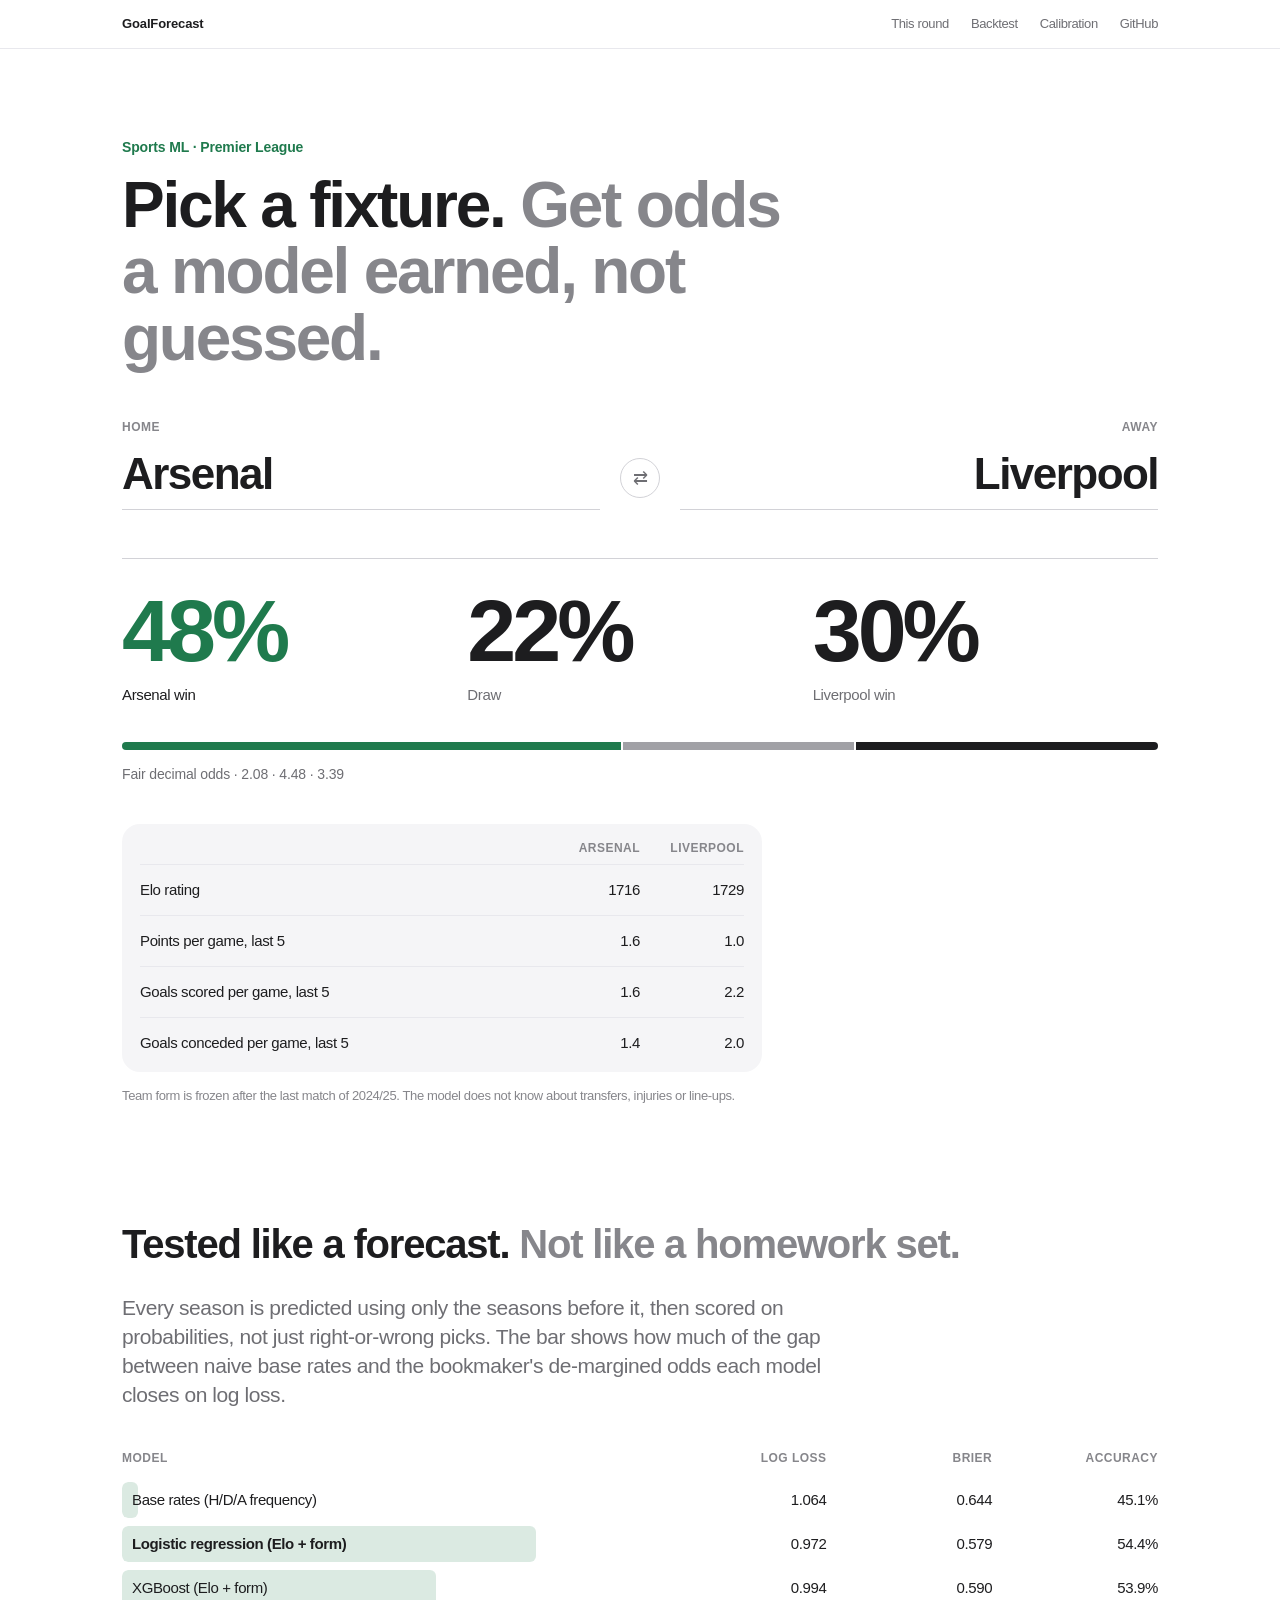
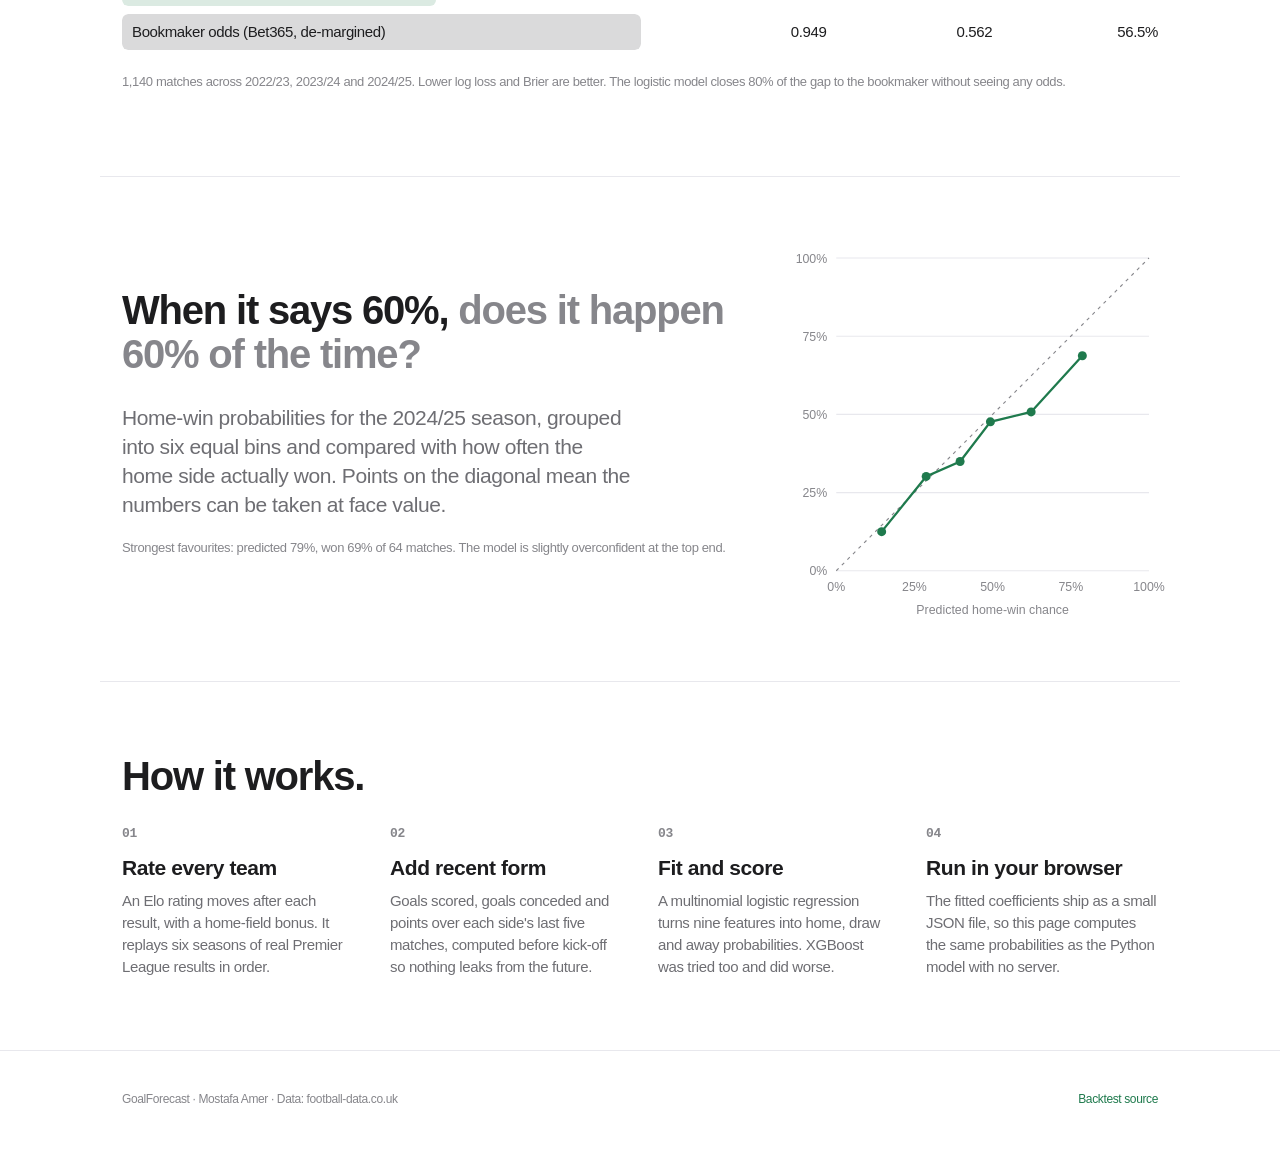
<file: site/about.html>
<!doctype html>
<html lang="en">
<head>
  <meta charset="utf-8" />
  <meta name="viewport" content="width=device-width, initial-scale=1" />
  <title>About · GoalForecast</title>
  <meta name="description" content="Pick any Premier League fixture and get home, draw and away probabilities from a model that was tested season by season against the bookmaker." />
  <link rel="stylesheet" href="quiet.css" />
  <link rel="stylesheet" href="app.css" />
</head>
<body>
  <nav class="q-nav">
    <div class="q-wrap">
      <a class="q-brand" href="/">GoalForecast</a>
      <div class="q-links">
        <a href="/">This round</a>
        <a href="#scoreboard">Backtest</a>
        <a href="#calibration">Calibration</a>
        <a href="https://github.com/mostafaamer1234/GoalForecast-ML_Score_Predictor">GitHub</a>
      </div>
    </div>
  </nav>

  <main>
    <header class="q-wrap q-hero">
      <p class="q-eyebrow">Sports ML · Premier League</p>
      <h1 class="q-title">Pick a fixture. <span class="q-muted">Get odds a model earned, not guessed.</span></h1>
    </header>

    <section class="q-wrap fixture" aria-label="Match predictor">
      <div class="picker">
        <label class="side">
          <span class="q-caps">Home</span>
          <select id="home" class="team"></select>
        </label>
        <button type="button" id="swap" class="swap" aria-label="Swap home and away">⇄</button>
        <label class="side away-side">
          <span class="q-caps">Away</span>
          <select id="away" class="team"></select>
        </label>
      </div>

      <div class="q-figures outcome">
        <div class="q-figure"><div class="q-num" id="p-h">–</div><div class="q-label" id="l-h">Home win</div></div>
        <div class="q-figure"><div class="q-num" id="p-d">–</div><div class="q-label">Draw</div></div>
        <div class="q-figure"><div class="q-num" id="p-a">–</div><div class="q-label" id="l-a">Away win</div></div>
      </div>
      <div class="split" aria-hidden="true"><i id="b-h"></i><i id="b-d"></i><i id="b-a"></i></div>
      <p class="q-small fair" id="fair"></p>

      <div class="q-list form">
        <div class="q-row head"><span></span><span class="q-caps" id="n-h">Home</span><span class="q-caps" id="n-a">Away</span></div>
        <div class="q-row"><label>Elo rating</label><span class="q-val" id="elo-h"></span><span class="q-val" id="elo-a"></span></div>
        <div class="q-row"><label>Points per game, last 5</label><span class="q-val" id="pts-h"></span><span class="q-val" id="pts-a"></span></div>
        <div class="q-row"><label>Goals scored per game, last 5</label><span class="q-val" id="gf-h"></span><span class="q-val" id="gf-a"></span></div>
        <div class="q-row"><label>Goals conceded per game, last 5</label><span class="q-val" id="ga-h"></span><span class="q-val" id="ga-a"></span></div>
      </div>
      <p class="q-note form-note">Team form is frozen after the last match of 2024/25. The model does not know about transfers, injuries or line-ups.</p>
    </section>

    <section class="q-wrap q-section" id="scoreboard">
      <h2 class="q-h2">Tested like a forecast. <span class="q-muted">Not like a homework set.</span></h2>
      <p class="q-lede lede-wide">Every season is predicted using only the seasons before it, then scored on probabilities, not just right-or-wrong picks. The bar shows how much of the gap between naive base rates and the bookmaker's de-margined odds each model closes on log loss.</p>
      <table class="q-ranked board">
        <thead><tr><th>Model</th><th>Log loss</th><th>Brier</th><th>Accuracy</th></tr></thead>
        <tbody id="board"></tbody>
      </table>
      <p class="q-note board-note" id="board-note"></p>
    </section>

    <section class="q-wrap q-section" id="calibration">
      <div class="calib">
        <div>
          <h2 class="q-h2">When it says 60%, <span class="q-muted">does it happen 60% of the time?</span></h2>
          <p class="q-lede">Home-win probabilities for the 2024/25 season, grouped into six equal bins and compared with how often the home side actually won. Points on the diagonal mean the numbers can be taken at face value.</p>
          <p class="q-note" id="calib-note"></p>
        </div>
        <svg id="calib-chart" viewBox="0 0 320 320" role="img" aria-label="Calibration chart of predicted versus actual home-win rate"></svg>
      </div>
    </section>

    <section class="q-wrap q-section">
      <h2 class="q-h2">How it works.</h2>
      <div class="q-steps">
        <div class="q-step"><h3 class="q-h3">Rate every team</h3><p>An Elo rating moves after each result, with a home-field bonus. It replays six seasons of real Premier League results in order.</p></div>
        <div class="q-step"><h3 class="q-h3">Add recent form</h3><p>Goals scored, goals conceded and points over each side's last five matches, computed before kick-off so nothing leaks from the future.</p></div>
        <div class="q-step"><h3 class="q-h3">Fit and score</h3><p>A multinomial logistic regression turns nine features into home, draw and away probabilities. XGBoost was tried too and did worse.</p></div>
        <div class="q-step"><h3 class="q-h3">Run in your browser</h3><p>The fitted coefficients ship as a small JSON file, so this page computes the same probabilities as the Python model with no server.</p></div>
      </div>
    </section>
  </main>

  <footer class="q-foot">
    <div class="q-wrap">
      <span>GoalForecast · Mostafa Amer · Data: football-data.co.uk</span>
      <a href="https://github.com/mostafaamer1234/GoalForecast-ML_Score_Predictor/tree/portfolio-upgrade/backtest">Backtest source</a>
    </div>
  </footer>

  <script src="about.js"></script>
</body>
</html>
</file>
<file: site/quiet.css>
/*
 * Quiet — a small, restrained design system shared by Mostafa Amer's project demos.
 *
 * Built from studying apple.com product/compare pages (near-black type on white, very large
 * tightly-tracked headlines, giant numerals as "hero data", hairline dividers, one blue accent,
 * pill buttons), Plausible (small-caps metric labels, ranked rows with a tinted bar behind them)
 * and Linear (two-tone headlines that continue in grey).
 *
 * Rules: one accent per page, no gradients or glows, no emoji, content is the hero.
 */

:root {
  --bg: #ffffff;
  --bg-alt: #f5f5f7;
  --ink: #1d1d1f;
  --ink-2: #6e6e73;
  --ink-3: #86868b;
  --hair: #d2d2d7;
  --hair-soft: #e8e8ed;
  --accent: #0071e3;
  --accent-ink: #ffffff;
  --seg-on: #ffffff;
  --good: #248a3d;
  --bad: #d70015;
  --radius: 18px;
  --radius-sm: 10px;
  --max: 1080px;
  --font: -apple-system, BlinkMacSystemFont, "SF Pro Text", "SF Pro Display", "Inter", "Helvetica Neue", Arial, sans-serif;
  --mono: "SF Mono", ui-monospace, Menlo, Consolas, monospace;
  color-scheme: light;
}

@media (prefers-color-scheme: dark) {
  :root:not([data-theme="light"]) {
    --bg: #000000;
    --bg-alt: #161617;
    --ink: #f5f5f7;
    --ink-2: #a1a1a6;
    --ink-3: #86868b;
    --hair: #38383a;
    --hair-soft: #2a2a2c;
    --accent: #2997ff;
    --seg-on: #48484a;
    color-scheme: dark;
  }
}

* { box-sizing: border-box; }
html { -webkit-text-size-adjust: 100%; }
body {
  margin: 0;
  background: var(--bg);
  color: var(--ink);
  font-family: var(--font);
  font-size: 17px;
  line-height: 1.47;
  letter-spacing: -0.022em;
  -webkit-font-smoothing: antialiased;
}
a { color: var(--accent); text-decoration: none; }
a:hover { text-decoration: underline; }

.q-wrap { max-width: var(--max); margin: 0 auto; padding: 0 22px; }

/* Global nav: thin, quiet, like apple.com */
.q-nav { position: sticky; top: 0; z-index: 10; background: color-mix(in srgb, var(--bg) 82%, transparent);
  backdrop-filter: saturate(180%) blur(20px); -webkit-backdrop-filter: saturate(180%) blur(20px);
  border-bottom: 1px solid var(--hair-soft); }
.q-nav .q-wrap { display: flex; align-items: center; justify-content: space-between; height: 48px; font-size: 13px; }
.q-nav .q-brand { color: var(--ink); font-weight: 600; letter-spacing: -0.01em; }
.q-nav .q-links { display: flex; gap: 22px; }
.q-nav .q-links a { color: var(--ink-2); }
.q-nav .q-links a:hover { color: var(--ink); text-decoration: none; }

/* Hero */
.q-hero { padding-top: 88px; padding-bottom: 40px; }
.q-eyebrow { font-size: 14px; font-weight: 600; color: var(--accent); letter-spacing: -0.01em; margin: 0 0 14px; }
.q-title { font-size: clamp(40px, 6vw, 64px); line-height: 1.04; font-weight: 600; letter-spacing: -0.035em; margin: 0; max-width: 19ch; }
.q-title .q-muted { color: var(--ink-3); }
.q-lede { font-size: 21px; line-height: 1.38; color: var(--ink-2); max-width: 40ch; margin: 22px 0 0; letter-spacing: -0.02em; }

/* Section rhythm */
.q-section { padding-top: 72px; padding-bottom: 72px; }
.q-section + .q-section { border-top: 1px solid var(--hair-soft); }
.q-h2 { font-size: 40px; line-height: 1.1; font-weight: 600; letter-spacing: -0.03em; margin: 0 0 28px; }
.q-h2 .q-muted { color: var(--ink-3); }
.q-h3 { font-size: 21px; font-weight: 600; letter-spacing: -0.02em; margin: 0 0 6px; }
.q-small { font-size: 14px; color: var(--ink-2); letter-spacing: -0.01em; }
.q-caps { font-size: 12px; font-weight: 600; text-transform: uppercase; letter-spacing: 0.04em; color: var(--ink-3); }

/* Hero data: giant numerals (apple.com compare "Summary") */
.q-figures { display: grid; grid-template-columns: repeat(auto-fit, minmax(180px, 1fr)); gap: 0; border-top: 1px solid var(--hair); }
.q-figure { padding: 28px 24px 8px 0; }
.q-figure .q-num { font-size: 56px; line-height: 1; font-weight: 600; letter-spacing: -0.045em; font-variant-numeric: tabular-nums; }
.q-figure .q-num small { font-size: 0.45em; letter-spacing: -0.02em; color: var(--ink-2); font-weight: 500; }
.q-figure .q-label { margin-top: 10px; font-size: 15px; color: var(--ink-2); line-height: 1.35; max-width: 24ch; }

/* Buttons and links */
.q-btn { display: inline-flex; align-items: center; gap: 6px; height: 36px; padding: 0 18px; border-radius: 980px; border: 0;
  background: var(--accent); color: var(--accent-ink); font: 500 15px/1 var(--font); letter-spacing: -0.01em; cursor: pointer; }
.q-btn:hover { filter: brightness(1.08); text-decoration: none; }
.q-btn:disabled { opacity: 0.4; cursor: default; }
.q-btn.q-ghost { background: transparent; color: var(--accent); box-shadow: inset 0 0 0 1px var(--accent); }
.q-more::after { content: " ›"; }

/* Segmented control (iOS/macOS) */
.q-seg { display: inline-flex; padding: 2px; background: var(--bg-alt); border-radius: 9px; gap: 2px; }
.q-seg button { border: 0; background: transparent; color: var(--ink); font: 500 13px/1 var(--font); padding: 7px 12px; border-radius: 7px; cursor: pointer; letter-spacing: -0.01em; }
.q-seg button[aria-pressed="true"] { background: var(--seg-on); box-shadow: 0 1px 2px rgba(0,0,0,.12), 0 0 0 .5px rgba(0,0,0,.06); }

/* Slider */
.q-range { -webkit-appearance: none; appearance: none; width: 100%; height: 4px; border-radius: 2px; background: var(--hair); outline: none; }
.q-range::-webkit-slider-thumb { -webkit-appearance: none; width: 22px; height: 22px; border-radius: 50%; background: #fff; box-shadow: 0 1px 4px rgba(0,0,0,.25), 0 0 0 .5px rgba(0,0,0,.08); cursor: pointer; }
.q-range::-moz-range-thumb { width: 22px; height: 22px; border-radius: 50%; background: #fff; border: 0; box-shadow: 0 1px 4px rgba(0,0,0,.25); }

/* Switch */
.q-switch { position: relative; width: 44px; height: 26px; flex: none; }
.q-switch input { opacity: 0; width: 0; height: 0; }
.q-switch span { position: absolute; inset: 0; background: var(--hair); border-radius: 13px; transition: background .2s; cursor: pointer; }
.q-switch span::after { content: ""; position: absolute; top: 2px; left: 2px; width: 22px; height: 22px; border-radius: 50%; background: #fff; box-shadow: 0 1px 3px rgba(0,0,0,.25); transition: transform .2s; }
.q-switch input:checked + span { background: var(--good); }
.q-switch input:checked + span::after { transform: translateX(18px); }

/* Settings list (grouped rows, like System Settings) */
.q-list { border-radius: var(--radius); background: var(--bg-alt); padding: 4px 18px; }
.q-row { display: flex; align-items: center; justify-content: space-between; gap: 16px; padding: 14px 0; }
.q-row + .q-row { border-top: 1px solid var(--hair-soft); }
.q-row label { font-size: 15px; }
.q-row .q-val { font-variant-numeric: tabular-nums; color: var(--ink-2); font-size: 15px; min-width: 3ch; text-align: right; }

/* Ranked rows with a tinted bar behind them (Plausible) */
.q-ranked { width: 100%; border-collapse: collapse; font-size: 15px; font-variant-numeric: tabular-nums; }
.q-ranked th { text-align: left; font-weight: 600; font-size: 12px; text-transform: uppercase; letter-spacing: .04em; color: var(--ink-3); padding: 0 0 10px; }
.q-ranked th:not(:first-child), .q-ranked td:not(:first-child) { text-align: right; width: 16%; }
.q-ranked td { padding: 4px 0; }
.q-ranked .q-bar { position: relative; padding: 7px 10px; border-radius: 6px; overflow: hidden; white-space: nowrap; }
.q-ranked .q-bar i { position: absolute; inset: 0 auto 0 0; border-radius: 6px; opacity: .16; }
.q-ranked .q-bar b { position: relative; font-weight: 500; }

/* Plain table */
.q-table { width: 100%; border-collapse: collapse; font-size: 15px; font-variant-numeric: tabular-nums; }
.q-table th, .q-table td { padding: 12px 12px 12px 0; text-align: left; border-bottom: 1px solid var(--hair-soft); vertical-align: top; }
.q-table th { font-size: 12px; text-transform: uppercase; letter-spacing: .04em; color: var(--ink-3); font-weight: 600; }
.q-table td.num, .q-table th.num { text-align: right; }
.q-table tr.q-hl td { font-weight: 600; }

/* Steps (numbered, no cards) */
.q-steps { display: grid; grid-template-columns: repeat(auto-fit, minmax(240px, 1fr)); gap: 36px; counter-reset: s; }
.q-step { counter-increment: s; }
.q-step::before { content: counter(s, decimal-leading-zero); display: block; font: 600 13px var(--mono); color: var(--ink-3); margin-bottom: 12px; }
.q-step p { margin: 0; color: var(--ink-2); font-size: 15px; }

.q-code { font-family: var(--mono); font-size: 13px; background: var(--bg-alt); border-radius: var(--radius-sm); padding: 16px 18px; overflow-x: auto; line-height: 1.55; letter-spacing: 0; }
.q-note { font-size: 13px; color: var(--ink-3); }

.q-foot { padding: 40px 0 60px; font-size: 12px; color: var(--ink-3); border-top: 1px solid var(--hair-soft); }
.q-foot .q-wrap { display: flex; justify-content: space-between; gap: 16px; flex-wrap: wrap; }

@media (max-width: 640px) {
  .q-hero { padding-top: 56px; padding-bottom: 24px; }
  .q-section { padding-top: 52px; padding-bottom: 52px; }
  .q-h2 { font-size: 30px; }
  .q-figure .q-num { font-size: 44px; }
}
@media (prefers-reduced-motion: reduce) { * { transition: none !important; animation: none !important; } }
</file>
<file: site/app.css>
:root { --accent: #1f7a4d; --draw: #a1a1a6; }
@media (prefers-color-scheme: dark) { :root:not([data-theme="light"]) { --accent: #30d158; --draw: #636366; } }

.fixture { padding-bottom: 32px; }
.picker { display: grid; grid-template-columns: 1fr auto 1fr; align-items: end; gap: 20px; margin: 8px 0 48px; }
.side { display: flex; flex-direction: column; gap: 8px; min-width: 0; }
.away-side { text-align: right; }
.team {
  -webkit-appearance: none; appearance: none; width: 100%; border: 0; border-bottom: 1px solid var(--hair);
  background: transparent; color: var(--ink); font: 600 clamp(28px, 4.4vw, 44px)/1.15 var(--font);
  letter-spacing: -0.035em; padding: 4px 0 10px; cursor: pointer; border-radius: 0; text-overflow: ellipsis;
}
.away-side .team { text-align: right; text-align-last: right; }
.team:focus { outline: none; border-bottom-color: var(--accent); }
.swap { border: 1px solid var(--hair); background: transparent; color: var(--ink-2); width: 40px; height: 40px;
  border-radius: 50%; font-size: 18px; cursor: pointer; margin-bottom: 12px; }
.swap:hover { color: var(--ink); border-color: var(--ink-3); }

.outcome .q-num { font-size: clamp(52px, 8vw, 88px); transition: color .3s; }
.outcome .q-figure:nth-child(1) .q-num { color: var(--accent); }
.outcome .q-figure.lead .q-label { color: var(--ink); font-weight: 500; }

.split { display: flex; height: 8px; border-radius: 4px; overflow: hidden; gap: 2px; margin: 28px 0 12px; }
.split i { display: block; height: 100%; transition: flex-basis .45s ease; flex: 0 0 33%; }
#b-h { background: var(--accent); }
#b-d { background: var(--draw); }
#b-a { background: var(--ink); }
.fair { font-variant-numeric: tabular-nums; min-height: 1.4em; }

.form { margin-top: 40px; max-width: 640px; }
.form .q-row { display: grid; grid-template-columns: 1fr 88px 88px; }
.form .q-row.head { padding: 12px 0 6px; }
.form .q-row.head .q-caps { text-align: right; white-space: nowrap; overflow: hidden; text-overflow: ellipsis; }
.form .q-val { color: var(--ink); }
.form-note { margin-top: 14px; max-width: 640px; }

.lede-wide { max-width: 60ch; margin: 0 0 40px; }
.board th:first-child { width: auto; }
.board td:first-child { padding-right: 20px; }
.board tr.best b { font-weight: 600; }
.board-note { margin-top: 18px; }

.calib { display: grid; grid-template-columns: 1fr 360px; gap: 56px; align-items: center; }
.calib .q-lede { max-width: 44ch; margin-bottom: 18px; }
#calib-chart { width: 100%; height: auto; overflow: visible; }
#calib-chart .axis { stroke: var(--hair); stroke-width: 1; }
#calib-chart .grid { stroke: var(--hair-soft); stroke-width: 1; }
#calib-chart .ideal { stroke: var(--ink-3); stroke-width: 1; stroke-dasharray: 3 4; }
#calib-chart .line { fill: none; stroke: var(--accent); stroke-width: 2; }
#calib-chart .pt { fill: var(--accent); }
#calib-chart text { fill: var(--ink-3); font: 11px var(--font); letter-spacing: 0; }

@media (max-width: 860px) {
  .calib { grid-template-columns: 1fr; gap: 32px; }
  #calib-chart { max-width: 360px; }
}
@media (max-width: 640px) {
  .picker { grid-template-columns: 1fr; gap: 12px; }
  .away-side { text-align: left; }
  .away-side .team { text-align: left; text-align-last: left; }
  .swap { justify-self: start; margin: 0; }
  .form .q-row { grid-template-columns: 1fr 64px 64px; }
  .board th:nth-child(3), .board td:nth-child(3) { display: none; }
}

.q-steps { grid-template-columns: repeat(auto-fit, minmax(200px, 1fr)); }
@media (max-width: 640px) {
  .board .q-bar { white-space: normal; }
  .board td:first-child { padding-right: 10px; }
}
@media (max-width: 640px) {
  .outcome { grid-template-columns: repeat(3, 1fr); }
  .outcome .q-figure { padding-right: 8px; }
  .outcome .q-num { font-size: 40px; }
  .outcome .q-label { font-size: 13px; }
}
</file>
